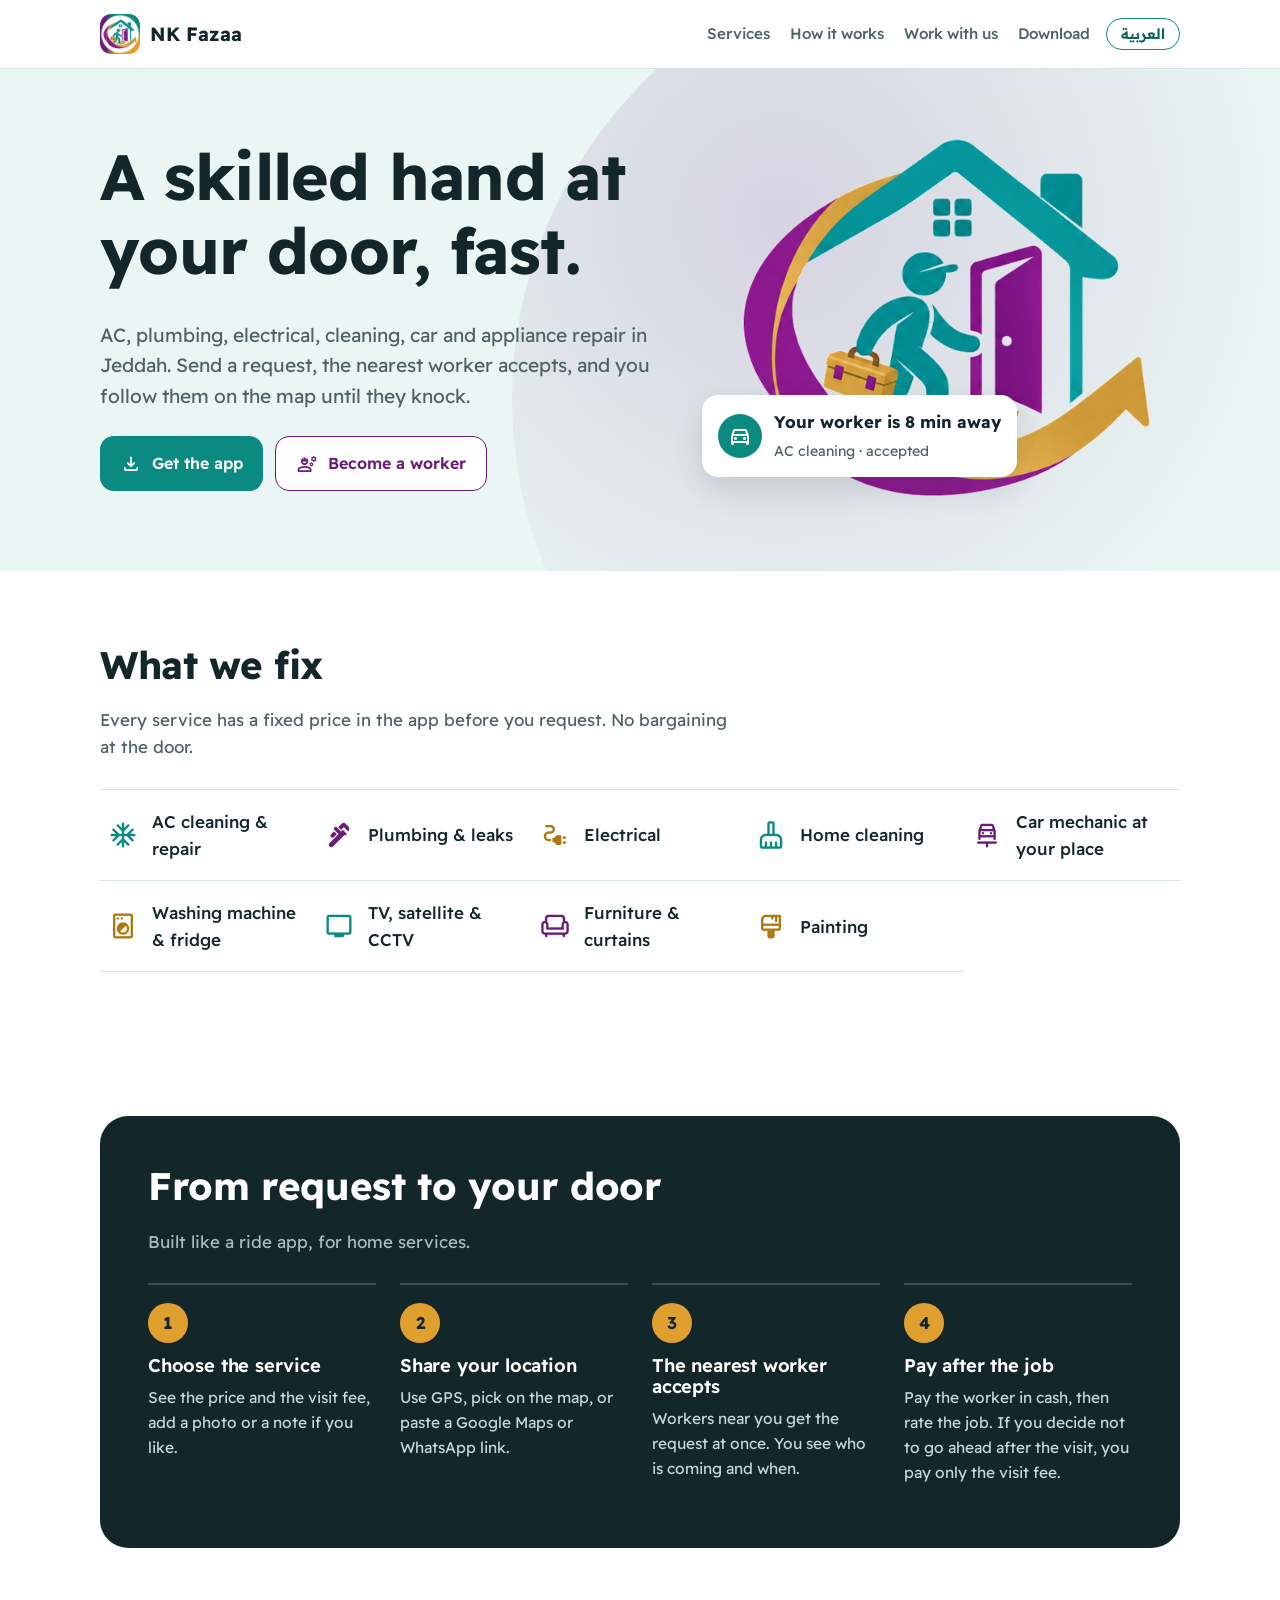
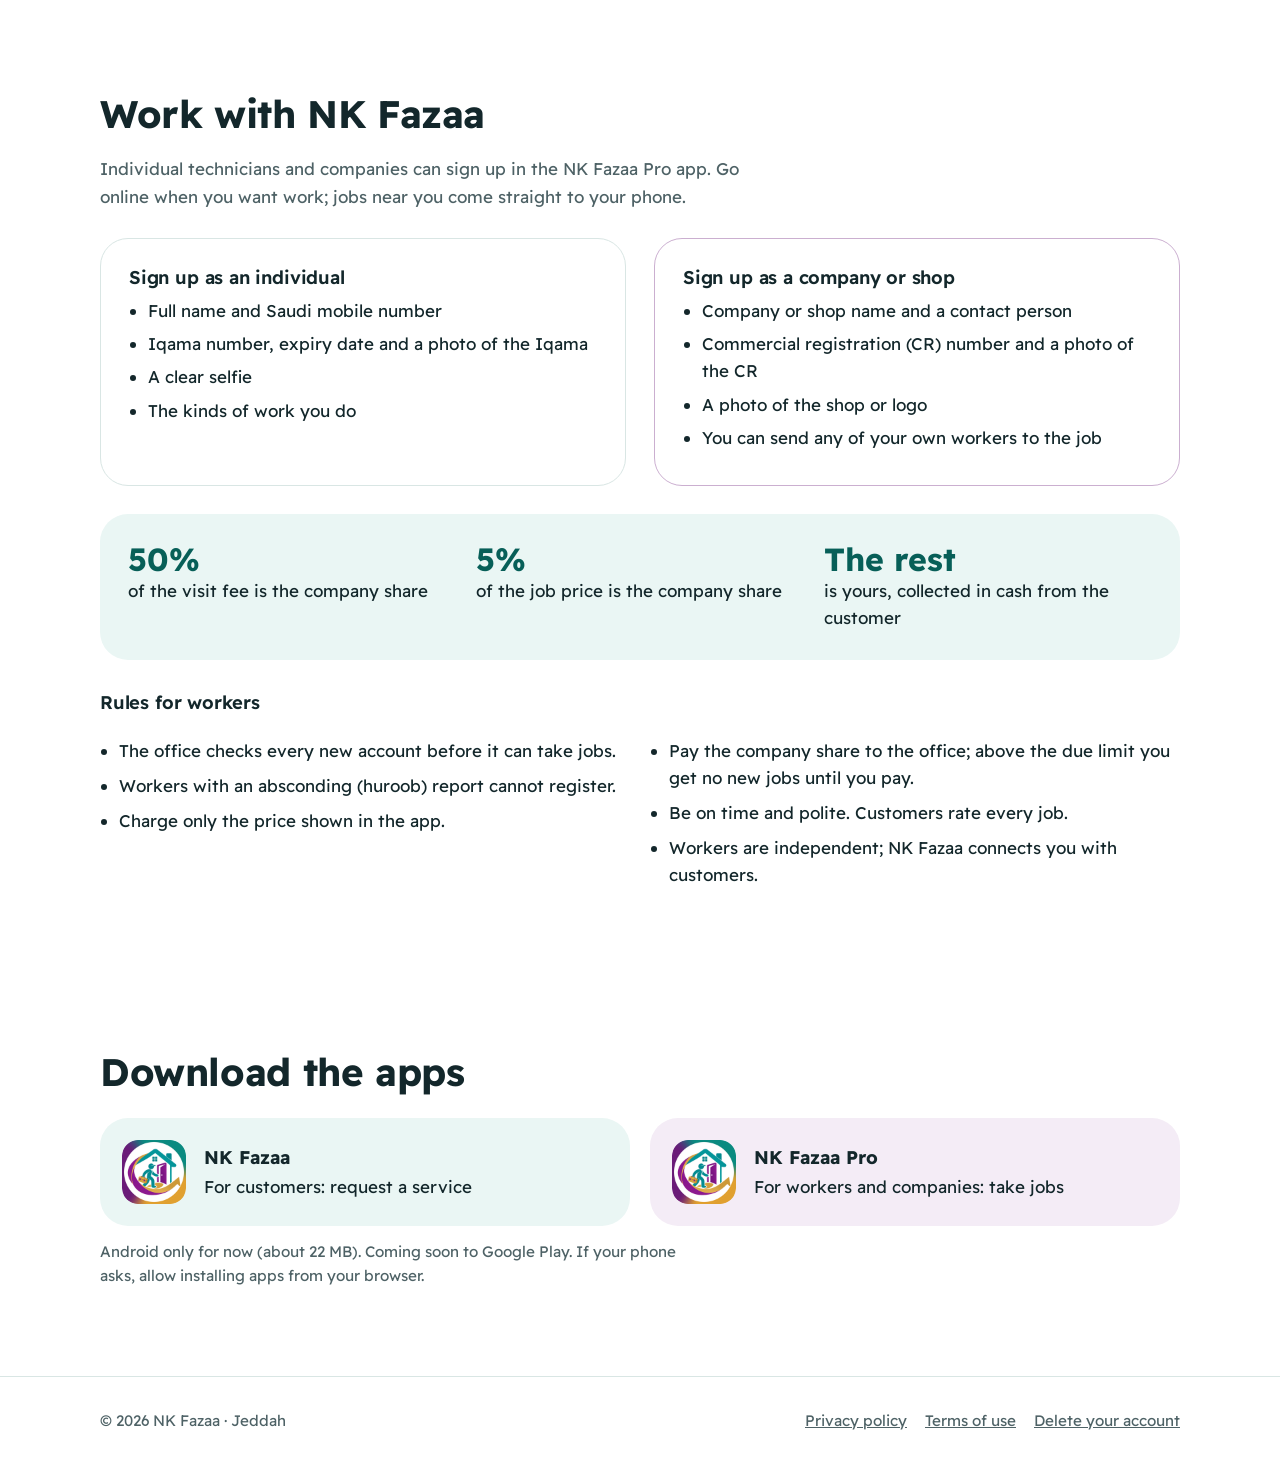
<file: index.html>
<!doctype html>
<html lang="en">
<head>
<meta charset="utf-8">
<meta name="viewport" content="width=device-width, initial-scale=1">
<title>NK Fazaa · Home services at your door in Jeddah</title>
<meta name="description" content="Request a trusted AC technician, plumber, electrician, car mechanic or appliance repair at your door in Jeddah. Fixed prices, pay in cash.">
<link rel="icon" href="img/icon-192.png">
<link rel="preconnect" href="https://fonts.googleapis.com">
<link href="https://fonts.googleapis.com/css2?family=Readex+Pro:wght@400;500;600;700&display=swap" rel="stylesheet">
<link href="https://fonts.googleapis.com/css2?family=Material+Symbols+Rounded:opsz,wght,FILL,GRAD@24,500,0,0" rel="stylesheet">
<link rel="stylesheet" href="site.css?v=2">
<script src="site.js?v=1"></script>
</head>
<body>
<header class="bar">
  <div class="wrap">
    <a class="home" href="./"><img src="img/icon-192.png" alt=""><span class="en">NK Fazaa</span><span class="ar">إن كي فزعة</span></a>
    <nav class="links">
      <a href="#services"><span class="en">Services</span><span class="ar">الخدمات</span></a>
      <a href="#how"><span class="en">How it works</span><span class="ar">كيف تعمل</span></a>
      <a href="#workers"><span class="en">Work with us</span><span class="ar">اعمل معنا</span></a>
      <a href="#download"><span class="en">Download</span><span class="ar">التحميل</span></a>
    </nav>
    <button class="lang" id="lang" type="button">العربية</button>
  </div>
</header>

<main>
  <div class="hero">
    <div class="wrap">
      <div>
        <h1><span class="en">A skilled hand at your door, fast.</span><span class="ar">فزعة لبيتك، بأسرع وقت.</span></h1>
        <p class="lead">
          <span class="en">AC, plumbing, electrical, cleaning, car and appliance repair in Jeddah. Send a request, the nearest worker accepts, and you follow them on the map until they knock.</span>
          <span class="ar">تكييف، سباكة، كهرباء، تنظيف، صيانة سيارات وأجهزة منزلية في جدة. أرسل طلبك، يقبله أقرب فني، وتتابعه على الخريطة حتى يطرق بابك.</span>
        </p>
        <div class="cta">
          <a class="btn primary" href="#download"><i class="ms">download</i><span class="en">Get the app</span><span class="ar">حمّل التطبيق</span></a>
          <a class="btn second" href="#workers"><i class="ms">engineering</i><span class="en">Become a worker</span><span class="ar">سجّل كفني</span></a>
        </div>
      </div>
      <div class="door">
        <img src="img/mark.png" alt="NK Fazaa: a worker with a toolbox walking into a home">
        <div class="ticket" aria-hidden="true">
          <div class="dot"><i class="ms">directions_car</i></div>
          <div>
            <b><span class="en">Your worker is 8 min away</span><span class="ar">الفني يصل خلال 8 دقائق</span></b>
            <small><span class="en">AC cleaning · accepted</span><span class="ar">غسيل مكيف · تم القبول</span></small>
          </div>
        </div>
      </div>
    </div>
  </div>

  <section id="services">
    <div class="wrap">
      <h2><span class="en">What we fix</span><span class="ar">ماذا نصلح</span></h2>
      <p class="soft"><span class="en">Every service has a fixed price in the app before you request. No bargaining at the door.</span>
        <span class="ar">لكل خدمة سعر ثابت يظهر في التطبيق قبل الطلب. بدون مفاوضة عند الباب.</span></p>
      <div class="trades">
        <div class="trade"><i class="ms">ac_unit</i><span><span class="en">AC cleaning &amp; repair</span><span class="ar">غسيل وصيانة المكيفات</span></span></div>
        <div class="trade"><i class="ms">plumbing</i><span><span class="en">Plumbing &amp; leaks</span><span class="ar">سباكة وتسريبات</span></span></div>
        <div class="trade"><i class="ms">electrical_services</i><span><span class="en">Electrical</span><span class="ar">كهرباء</span></span></div>
        <div class="trade"><i class="ms">cleaning_services</i><span><span class="en">Home cleaning</span><span class="ar">تنظيف المنازل</span></span></div>
        <div class="trade"><i class="ms">car_repair</i><span><span class="en">Car mechanic at your place</span><span class="ar">ميكانيكي سيارات في موقعك</span></span></div>
        <div class="trade"><i class="ms">local_laundry_service</i><span><span class="en">Washing machine &amp; fridge</span><span class="ar">غسالات وثلاجات</span></span></div>
        <div class="trade"><i class="ms">tv</i><span><span class="en">TV, satellite &amp; CCTV</span><span class="ar">تلفزيون وستلايت وكاميرات</span></span></div>
        <div class="trade"><i class="ms">chair</i><span><span class="en">Furniture &amp; curtains</span><span class="ar">أثاث وستائر</span></span></div>
        <div class="trade"><i class="ms">format_paint</i><span><span class="en">Painting</span><span class="ar">دهانات</span></span></div>
      </div>
    </div>
  </section>

  <section id="how">
    <div class="wrap">
      <div class="steps">
        <h2><span class="en">From request to your door</span><span class="ar">من الطلب إلى بابك</span></h2>
        <p class="soft"><span class="en">Built like a ride app, for home services.</span><span class="ar">مثل تطبيقات التوصيل، لكن للخدمات المنزلية.</span></p>
        <ol>
          <li><h3><span class="en">Choose the service</span><span class="ar">اختر الخدمة</span></h3>
            <p><span class="en">See the price and the visit fee, add a photo or a note if you like.</span><span class="ar">شاهد السعر ورسوم الزيارة، وأضف صورة أو ملاحظة إن أردت.</span></p></li>
          <li><h3><span class="en">Share your location</span><span class="ar">حدد موقعك</span></h3>
            <p><span class="en">Use GPS, pick on the map, or paste a Google Maps or WhatsApp link.</span><span class="ar">بالـ GPS أو من الخريطة أو بلصق رابط قوقل ماب أو واتساب.</span></p></li>
          <li><h3><span class="en">The nearest worker accepts</span><span class="ar">يقبل أقرب فني</span></h3>
            <p><span class="en">Workers near you get the request at once. You see who is coming and when.</span><span class="ar">يصل طلبك فوراً للفنيين القريبين. ترى من القادم ومتى يصل.</span></p></li>
          <li><h3><span class="en">Pay after the job</span><span class="ar">ادفع بعد العمل</span></h3>
            <p><span class="en">Pay the worker in cash, then rate the job. If you decide not to go ahead after the visit, you pay only the visit fee.</span><span class="ar">ادفع للفني نقداً ثم قيّم العمل. إذا قررت عدم التنفيذ بعد الزيارة تدفع رسوم الزيارة فقط.</span></p></li>
        </ol>
      </div>
    </div>
  </section>

  <section id="workers">
    <div class="wrap">
      <h2><span class="en">Work with NK Fazaa</span><span class="ar">اعمل مع إن كي فزعة</span></h2>
      <p class="soft"><span class="en">Individual technicians and companies can sign up in the NK Fazaa Pro app. Go online when you want work; jobs near you come straight to your phone.</span>
        <span class="ar">يمكن للفنيين الأفراد والشركات التسجيل في تطبيق إن كي فزعة برو. اتصل عندما تريد العمل، وتصلك الطلبات القريبة مباشرة.</span></p>
      <div class="join">
        <div class="need">
          <h3><span class="en">Sign up as an individual</span><span class="ar">التسجيل كفرد</span></h3>
          <ul>
            <li><span class="en">Full name and Saudi mobile number</span><span class="ar">الاسم الكامل ورقم جوال سعودي</span></li>
            <li><span class="en">Iqama number, expiry date and a photo of the Iqama</span><span class="ar">رقم الإقامة وتاريخ الانتهاء وصورة الإقامة</span></li>
            <li><span class="en">A clear selfie</span><span class="ar">صورة شخصية واضحة</span></li>
            <li><span class="en">The kinds of work you do</span><span class="ar">نوع الأعمال التي تجيدها</span></li>
          </ul>
        </div>
        <div class="need co">
          <h3><span class="en">Sign up as a company or shop</span><span class="ar">التسجيل كشركة أو محل</span></h3>
          <ul>
            <li><span class="en">Company or shop name and a contact person</span><span class="ar">اسم الشركة أو المحل واسم المسؤول</span></li>
            <li><span class="en">Commercial registration (CR) number and a photo of the CR</span><span class="ar">رقم السجل التجاري وصورته</span></li>
            <li><span class="en">A photo of the shop or logo</span><span class="ar">صورة المحل أو الشعار</span></li>
            <li><span class="en">You can send any of your own workers to the job</span><span class="ar">يمكنك إرسال أي فني من فريقك</span></li>
          </ul>
        </div>
      </div>
      <div class="money">
        <div><b>50%</b><span class="en">of the visit fee is the company share</span><span class="ar">من رسوم الزيارة حصة الشركة</span></div>
        <div><b>5%</b><span class="en">of the job price is the company share</span><span class="ar">من سعر العمل حصة الشركة</span></div>
        <div><b><span class="en">The rest</span><span class="ar">الباقي</span></b><span class="en">is yours, collected in cash from the customer</span><span class="ar">لك، تستلمه نقداً من العميل</span></div>
      </div>
      <h3 style="margin-top:32px"><span class="en">Rules for workers</span><span class="ar">قواعد الفنيين</span></h3>
      <ul class="rules">
        <li><span class="en">The office checks every new account before it can take jobs.</span><span class="ar">يراجع المكتب كل حساب جديد قبل استقبال الطلبات.</span></li>
        <li><span class="en">Workers with an absconding (huroob) report cannot register.</span><span class="ar">لا يمكن تسجيل من عليه بلاغ تغيب (هروب).</span></li>
        <li><span class="en">Charge only the price shown in the app.</span><span class="ar">لا تأخذ إلا السعر الظاهر في التطبيق.</span></li>
        <li><span class="en">Pay the company share to the office; above the due limit you get no new jobs until you pay.</span><span class="ar">ادفع حصة الشركة للمكتب؛ عند تجاوز الحد لا تصلك طلبات حتى السداد.</span></li>
        <li><span class="en">Be on time and polite. Customers rate every job.</span><span class="ar">كن في الموعد ومهذباً. العملاء يقيّمون كل عمل.</span></li>
        <li><span class="en">Workers are independent; NK Fazaa connects you with customers.</span><span class="ar">الفنيون مستقلون؛ إن كي فزعة تربطك بالعملاء.</span></li>
      </ul>
    </div>
  </section>

  <section id="download">
    <div class="wrap">
      <h2><span class="en">Download the apps</span><span class="ar">حمّل التطبيقات</span></h2>
      <div class="get">
        <a class="app" href="download/NKFazaa.apk" download>
          <img src="img/icon-192.png" alt="">
          <div><b><span class="en">NK Fazaa</span><span class="ar">إن كي فزعة</span></b>
            <span class="en">For customers: request a service</span><span class="ar">للعملاء: اطلب خدمة</span></div>
        </a>
        <a class="app pro" href="download/NKFazaaPro.apk" download>
          <img src="img/icon-192.png" alt="">
          <div><b><span class="en">NK Fazaa Pro</span><span class="ar">إن كي فزعة برو</span></b>
            <span class="en">For workers and companies: take jobs</span><span class="ar">للفنيين والشركات: استقبل الطلبات</span></div>
        </a>
      </div>
      <p class="note"><span class="en">Android only for now (about 22 MB). Coming soon to Google Play. If your phone asks, allow installing apps from your browser.</span>
        <span class="ar">لأجهزة أندرويد حالياً (حوالي 22 ميجا). قريباً على Google Play. إذا طلب الجوال، اسمح بتثبيت التطبيقات من المتصفح.</span></p>
    </div>
  </section>
</main>

<footer>
  <div class="wrap">
    <span>© 2026 <span class="en">NK Fazaa</span><span class="ar">إن كي فزعة</span> · Jeddah</span>
    <nav>
      <a href="privacy.html"><span class="en">Privacy policy</span><span class="ar">سياسة الخصوصية</span></a>
      <a href="terms.html"><span class="en">Terms of use</span><span class="ar">شروط الاستخدام</span></a>
      <a href="delete-account.html"><span class="en">Delete your account</span><span class="ar">حذف الحساب</span></a>
    </nav>
  </div>
</footer>
</body>
</html>
</file>
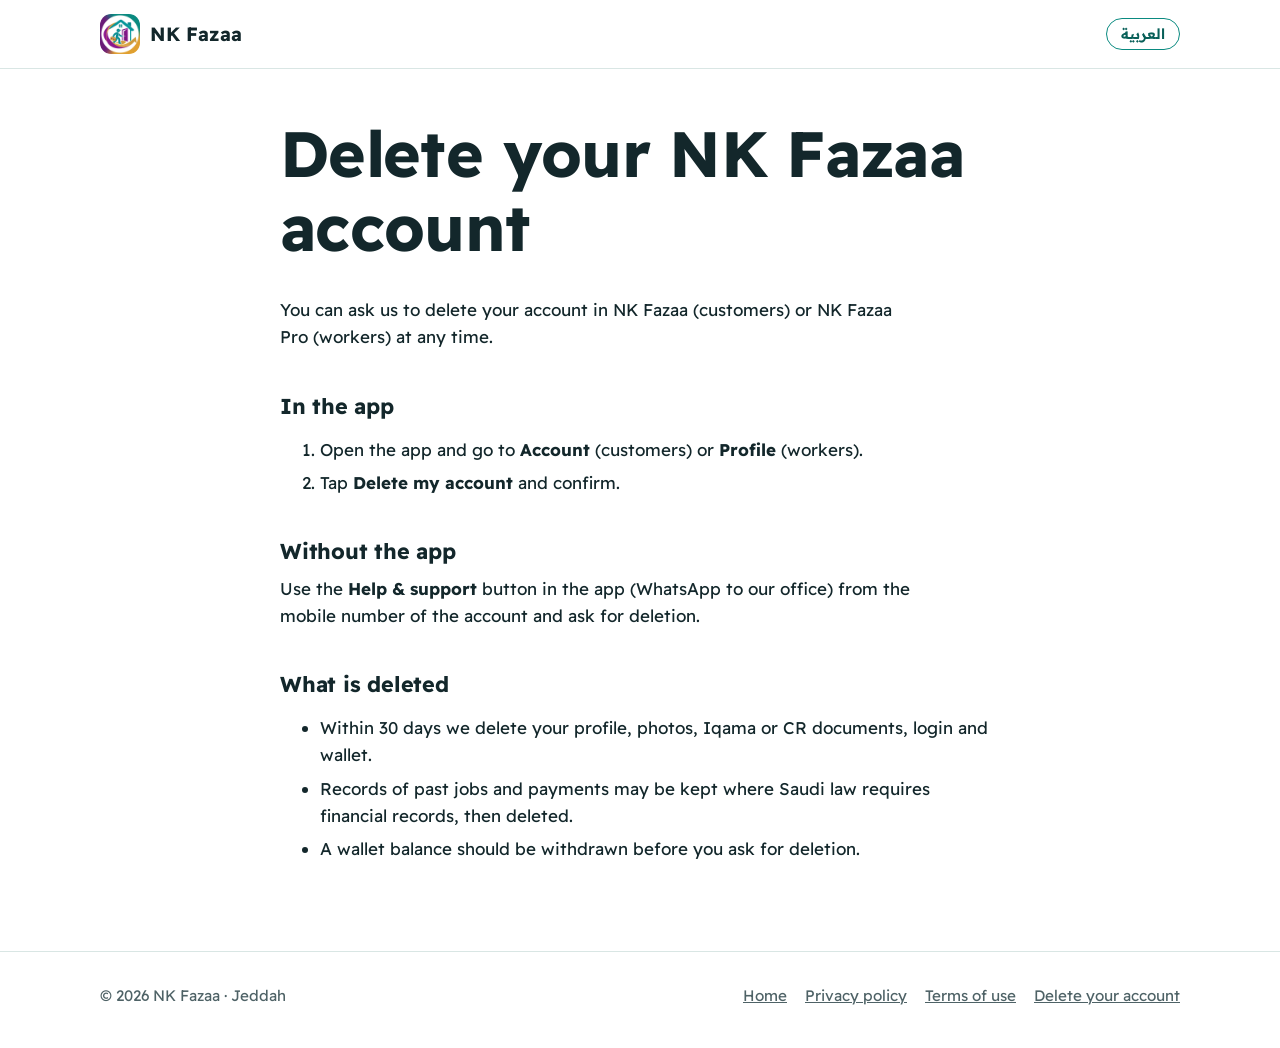
<file: delete-account.html>
<!doctype html>
<html lang="en">
<head>
<meta charset="utf-8">
<meta name="viewport" content="width=device-width, initial-scale=1">
<title>Delete your account · NK Fazaa</title>
<link rel="icon" href="img/icon-192.png">
<link rel="preconnect" href="https://fonts.googleapis.com">
<link href="https://fonts.googleapis.com/css2?family=Readex+Pro:wght@400;500;600;700&display=swap" rel="stylesheet">
<link rel="stylesheet" href="site.css?v=2">
<script src="site.js?v=1"></script>
</head>
<body>
<header class="bar">
  <div class="wrap">
    <a class="home" href="./"><img src="img/icon-192.png" alt=""><span class="en">NK Fazaa</span><span class="ar">إن كي فزعة</span></a>
    <button class="lang" id="lang" type="button" style="margin-inline-start:auto">العربية</button>
  </div>
</header>
<main class="legal"><div class="wrap">
<div class="en">
<h1>Delete your NK Fazaa account</h1>
<p>You can ask us to delete your account in NK Fazaa (customers) or NK Fazaa Pro (workers) at any time.</p>
<h2>In the app</h2>
<ol>
<li>Open the app and go to <b>Account</b> (customers) or <b>Profile</b> (workers).</li>
<li>Tap <b>Delete my account</b> and confirm.</li>
</ol>
<h2>Without the app</h2>
<p>Use the <b>Help &amp; support</b> button in the app (WhatsApp to our office) from the mobile number of the account and ask for deletion.</p>
<h2>What is deleted</h2>
<ul>
<li>Within 30 days we delete your profile, photos, Iqama or CR documents, login and wallet.</li>
<li>Records of past jobs and payments may be kept where Saudi law requires financial records, then deleted.</li>
<li>A wallet balance should be withdrawn before you ask for deletion.</li>
</ul>
</div>
<div class="ar">
<h1>حذف حسابك في إن كي فزعة</h1>
<p>يمكنك طلب حذف حسابك في إن كي فزعة (للعملاء) أو إن كي فزعة برو (للفنيين) في أي وقت.</p>
<h2>من داخل التطبيق</h2>
<ol>
<li>افتح التطبيق واذهب إلى <b>حسابي</b> (العملاء) أو <b>الملف</b> (الفنيين).</li>
<li>اضغط <b>حذف حسابي</b> ثم أكّد.</li>
</ol>
<h2>بدون التطبيق</h2>
<p>استخدم زر <b>المساعدة والدعم</b> داخل التطبيق (واتساب المكتب) من رقم الجوال المسجل واطلب الحذف.</p>
<h2>ما الذي يُحذف</h2>
<ul>
<li>خلال 30 يوماً نحذف الملف الشخصي والصور ومستندات الإقامة أو السجل التجاري وبيانات الدخول والمحفظة.</li>
<li>قد نحتفظ بسجلات الطلبات والمدفوعات السابقة إذا تطلب النظام السعودي حفظ السجلات المالية، ثم تُحذف.</li>
<li>يُفضّل سحب رصيد المحفظة قبل طلب الحذف.</li>
</ul>
</div>
</div></main>
<footer>
  <div class="wrap">
    <span>© 2026 <span class="en">NK Fazaa</span><span class="ar">إن كي فزعة</span> · Jeddah</span>
    <nav>
      <a href="./"><span class="en">Home</span><span class="ar">الرئيسية</span></a>
      <a href="privacy.html"><span class="en">Privacy policy</span><span class="ar">سياسة الخصوصية</span></a>
      <a href="terms.html"><span class="en">Terms of use</span><span class="ar">شروط الاستخدام</span></a>
      <a href="delete-account.html"><span class="en">Delete your account</span><span class="ar">حذف الحساب</span></a>
    </nav>
  </div>
</footer>
</body>
</html>
</file>
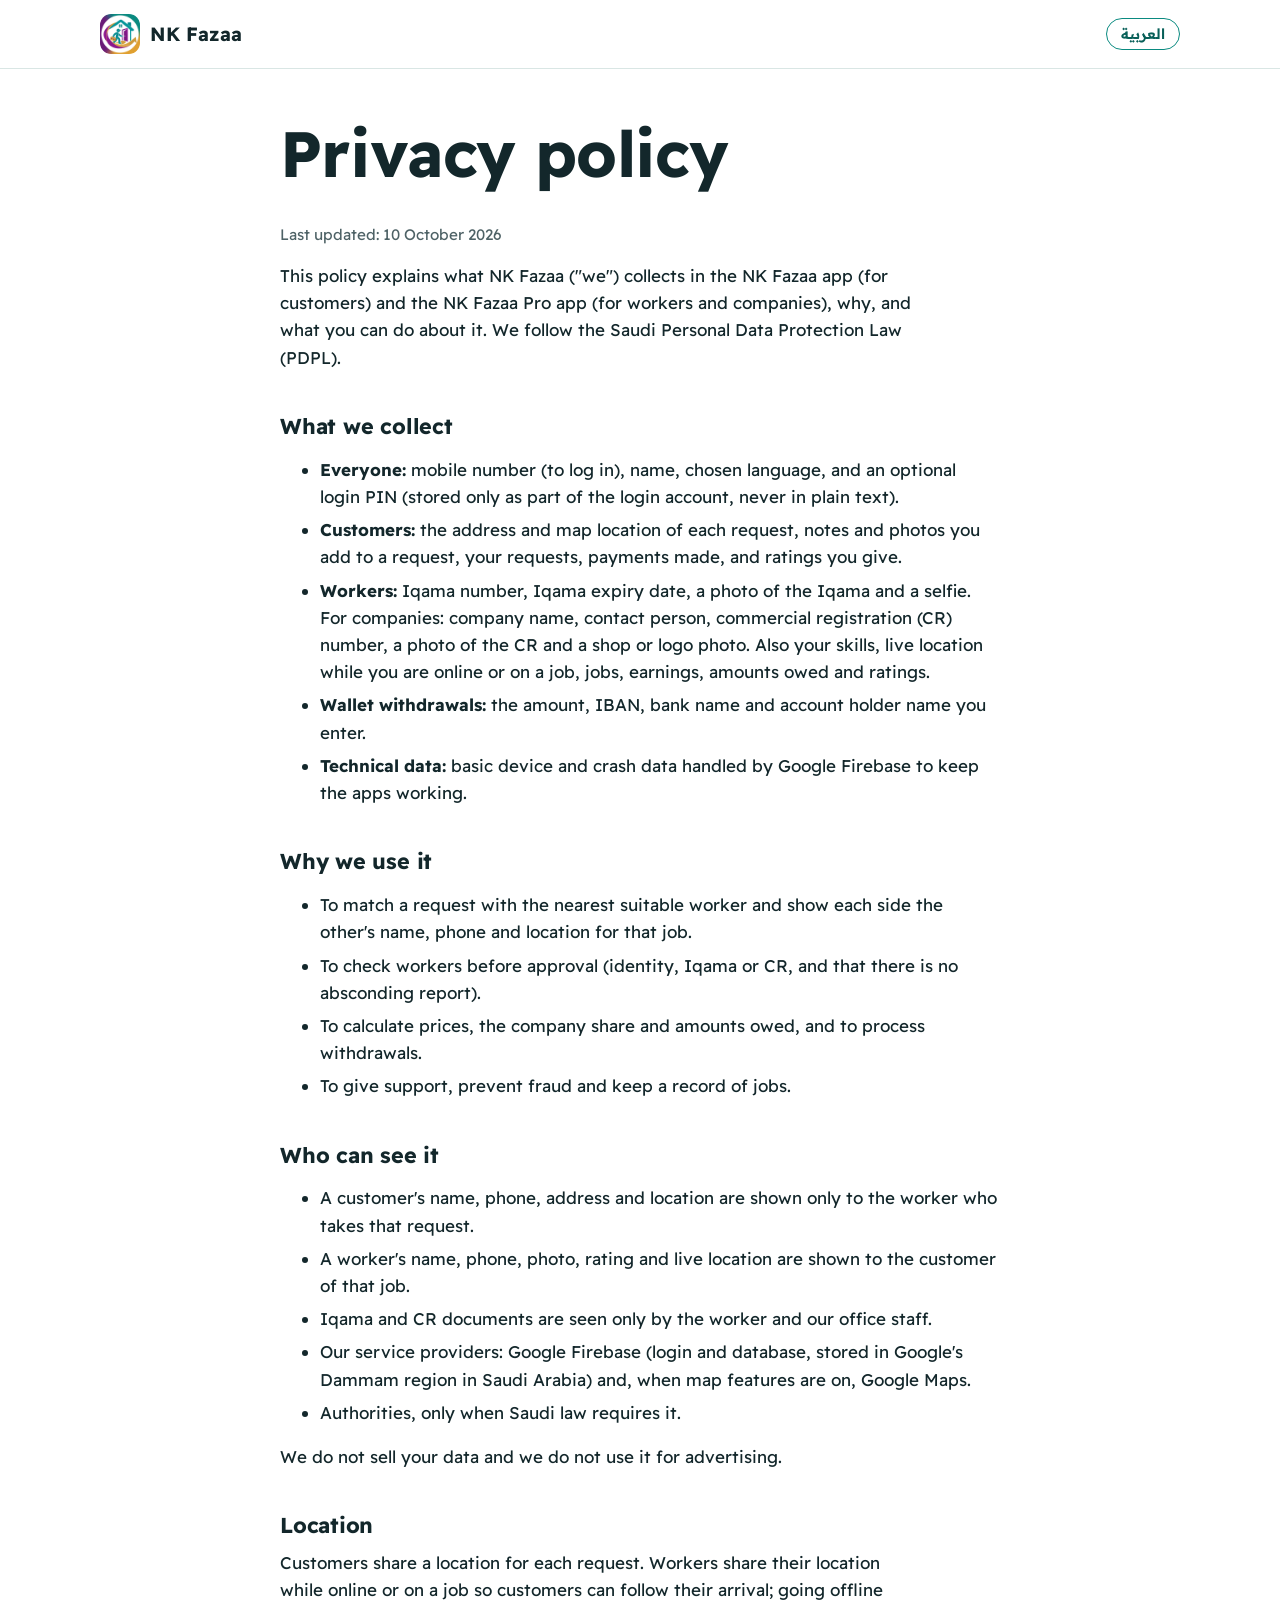
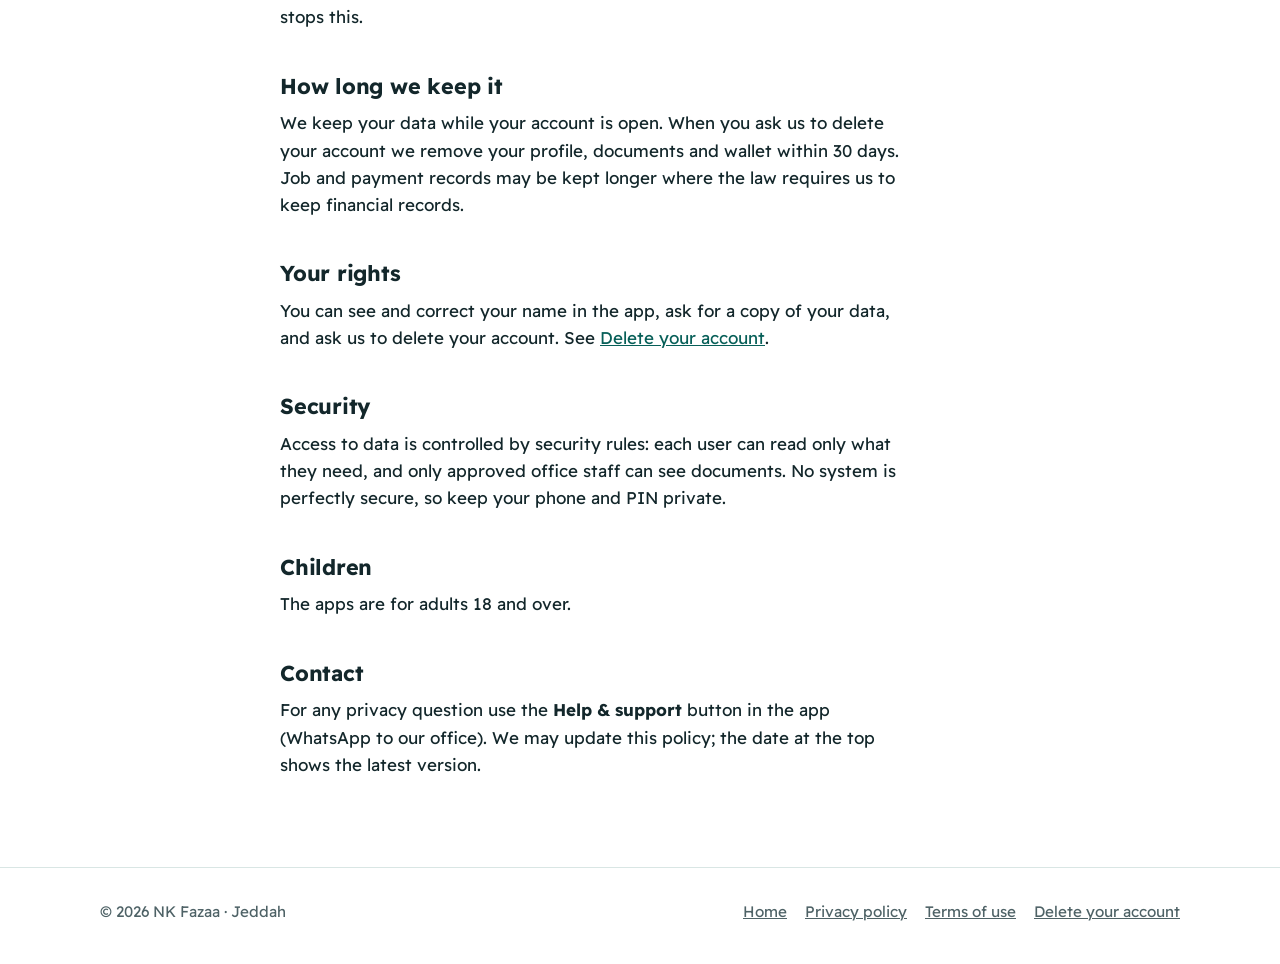
<file: privacy.html>
<!doctype html>
<html lang="en">
<head>
<meta charset="utf-8">
<meta name="viewport" content="width=device-width, initial-scale=1">
<title>Privacy policy · NK Fazaa</title>
<link rel="icon" href="img/icon-192.png">
<link rel="preconnect" href="https://fonts.googleapis.com">
<link href="https://fonts.googleapis.com/css2?family=Readex+Pro:wght@400;500;600;700&display=swap" rel="stylesheet">
<link rel="stylesheet" href="site.css?v=2">
<script src="site.js?v=1"></script>
</head>
<body>
<header class="bar">
  <div class="wrap">
    <a class="home" href="./"><img src="img/icon-192.png" alt=""><span class="en">NK Fazaa</span><span class="ar">إن كي فزعة</span></a>
    <button class="lang" id="lang" type="button" style="margin-inline-start:auto">العربية</button>
  </div>
</header>
<main class="legal"><div class="wrap">
<div class="en">
<h1>Privacy policy</h1>
<p class="stamp">Last updated: 10 October 2026</p>
<p>This policy explains what NK Fazaa ("we") collects in the NK Fazaa app (for customers) and the NK Fazaa Pro app (for workers and companies), why, and what you can do about it. We follow the Saudi Personal Data Protection Law (PDPL).</p>
<h2>What we collect</h2>
<ul>
<li><b>Everyone:</b> mobile number (to log in), name, chosen language, and an optional login PIN (stored only as part of the login account, never in plain text).</li>
<li><b>Customers:</b> the address and map location of each request, notes and photos you add to a request, your requests, payments made, and ratings you give.</li>
<li><b>Workers:</b> Iqama number, Iqama expiry date, a photo of the Iqama and a selfie. For companies: company name, contact person, commercial registration (CR) number, a photo of the CR and a shop or logo photo. Also your skills, live location while you are online or on a job, jobs, earnings, amounts owed and ratings.</li>
<li><b>Wallet withdrawals:</b> the amount, IBAN, bank name and account holder name you enter.</li>
<li><b>Technical data:</b> basic device and crash data handled by Google Firebase to keep the apps working.</li>
</ul>
<h2>Why we use it</h2>
<ul>
<li>To match a request with the nearest suitable worker and show each side the other's name, phone and location for that job.</li>
<li>To check workers before approval (identity, Iqama or CR, and that there is no absconding report).</li>
<li>To calculate prices, the company share and amounts owed, and to process withdrawals.</li>
<li>To give support, prevent fraud and keep a record of jobs.</li>
</ul>
<h2>Who can see it</h2>
<ul>
<li>A customer's name, phone, address and location are shown only to the worker who takes that request.</li>
<li>A worker's name, phone, photo, rating and live location are shown to the customer of that job.</li>
<li>Iqama and CR documents are seen only by the worker and our office staff.</li>
<li>Our service providers: Google Firebase (login and database, stored in Google's Dammam region in Saudi Arabia) and, when map features are on, Google Maps.</li>
<li>Authorities, only when Saudi law requires it.</li>
</ul>
<p>We do not sell your data and we do not use it for advertising.</p>
<h2>Location</h2>
<p>Customers share a location for each request. Workers share their location while online or on a job so customers can follow their arrival; going offline stops this.</p>
<h2>How long we keep it</h2>
<p>We keep your data while your account is open. When you ask us to delete your account we remove your profile, documents and wallet within 30 days. Job and payment records may be kept longer where the law requires us to keep financial records.</p>
<h2>Your rights</h2>
<p>You can see and correct your name in the app, ask for a copy of your data, and ask us to delete your account. See <a href="delete-account.html">Delete your account</a>.</p>
<h2>Security</h2>
<p>Access to data is controlled by security rules: each user can read only what they need, and only approved office staff can see documents. No system is perfectly secure, so keep your phone and PIN private.</p>
<h2>Children</h2>
<p>The apps are for adults 18 and over.</p>
<h2>Contact</h2>
<p>For any privacy question use the <b>Help &amp; support</b> button in the app (WhatsApp to our office). We may update this policy; the date at the top shows the latest version.</p>
</div>
<div class="ar">
<h1>سياسة الخصوصية</h1>
<p class="stamp">آخر تحديث: 10 أكتوبر 2026</p>
<p>توضح هذه السياسة البيانات التي تجمعها إن كي فزعة ("نحن") في تطبيق إن كي فزعة للعملاء وتطبيق إن كي فزعة برو للفنيين والشركات، ولماذا، وما الذي يمكنك فعله. نلتزم بنظام حماية البيانات الشخصية في المملكة العربية السعودية.</p>
<h2>البيانات التي نجمعها</h2>
<ul>
<li><b>للجميع:</b> رقم الجوال (للدخول)، الاسم، اللغة المختارة، ورقم سري اختياري للدخول (يُحفظ ضمن حساب الدخول فقط ولا يُحفظ كنص ظاهر).</li>
<li><b>العملاء:</b> عنوان وموقع كل طلب، الملاحظات والصور المضافة، الطلبات، المدفوعات، والتقييمات.</li>
<li><b>الفنيون:</b> رقم الإقامة وتاريخ انتهائها وصورتها وصورة شخصية. للشركات: اسم الشركة، المسؤول، رقم السجل التجاري وصورته، وصورة المحل أو الشعار. وكذلك المهارات، والموقع المباشر أثناء الاتصال أو تنفيذ طلب، والطلبات، والأرباح، والمستحقات، والتقييمات.</li>
<li><b>سحب الرصيد:</b> المبلغ ورقم الآيبان واسم البنك واسم صاحب الحساب.</li>
<li><b>بيانات تقنية:</b> بيانات أساسية عن الجهاز والأعطال تعالجها خدمة Google Firebase لتشغيل التطبيقات.</li>
</ul>
<h2>لماذا نستخدمها</h2>
<ul>
<li>لربط الطلب بأقرب فني مناسب، وإظهار اسم ورقم وموقع كل طرف للآخر لهذا الطلب فقط.</li>
<li>للتحقق من الفنيين قبل الموافقة (الهوية، الإقامة أو السجل التجاري، وعدم وجود بلاغ تغيب).</li>
<li>لحساب الأسعار وحصة الشركة والمستحقات ومعالجة طلبات السحب.</li>
<li>للدعم ومنع الاحتيال وحفظ سجل الطلبات.</li>
</ul>
<h2>من يطّلع عليها</h2>
<ul>
<li>اسم العميل ورقمه وعنوانه وموقعه تظهر فقط للفني الذي يقبل الطلب.</li>
<li>اسم الفني ورقمه وصورته وتقييمه وموقعه المباشر تظهر لعميل الطلب.</li>
<li>مستندات الإقامة والسجل التجاري يطّلع عليها الفني وموظفو المكتب فقط.</li>
<li>مزودو الخدمة: Google Firebase (الدخول وقاعدة البيانات، مخزنة في منطقة الدمام داخل المملكة) وخرائط Google عند تفعيلها.</li>
<li>الجهات الرسمية عندما يتطلب النظام ذلك فقط.</li>
</ul>
<p>لا نبيع بياناتك ولا نستخدمها للإعلانات.</p>
<h2>الموقع</h2>
<p>يشارك العميل موقعه مع كل طلب. ويشارك الفني موقعه أثناء الاتصال أو تنفيذ طلب ليتابع العميل وصوله، ويتوقف ذلك عند قطع الاتصال.</p>
<h2>مدة الاحتفاظ</h2>
<p>نحتفظ ببياناتك طالما حسابك مفتوح. عند طلب حذف الحساب نحذف الملف الشخصي والمستندات والمحفظة خلال 30 يوماً. قد نحتفظ بسجلات الطلبات والمدفوعات مدة أطول إذا ألزمنا النظام بحفظ السجلات المالية.</p>
<h2>حقوقك</h2>
<p>يمكنك الاطلاع على اسمك وتعديله في التطبيق، وطلب نسخة من بياناتك، وطلب حذف حسابك. راجع <a href="delete-account.html">حذف الحساب</a>.</p>
<h2>الأمان</h2>
<p>الوصول للبيانات محكوم بقواعد أمان: كل مستخدم يرى ما يحتاجه فقط، والمستندات لا يراها إلا موظفو المكتب المعتمدون. لا يوجد نظام آمن بالكامل، لذا حافظ على جوالك ورقمك السري.</p>
<h2>القُصّر</h2>
<p>التطبيقات مخصصة لمن هم 18 عاماً فأكثر.</p>
<h2>التواصل</h2>
<p>لأي سؤال عن الخصوصية استخدم زر <b>المساعدة والدعم</b> داخل التطبيق (واتساب المكتب). قد نحدّث هذه السياسة، ويوضح التاريخ في الأعلى آخر إصدار.</p>
</div>
</div></main>
<footer>
  <div class="wrap">
    <span>© 2026 <span class="en">NK Fazaa</span><span class="ar">إن كي فزعة</span> · Jeddah</span>
    <nav>
      <a href="./"><span class="en">Home</span><span class="ar">الرئيسية</span></a>
      <a href="privacy.html"><span class="en">Privacy policy</span><span class="ar">سياسة الخصوصية</span></a>
      <a href="terms.html"><span class="en">Terms of use</span><span class="ar">شروط الاستخدام</span></a>
      <a href="delete-account.html"><span class="en">Delete your account</span><span class="ar">حذف الحساب</span></a>
    </nav>
  </div>
</footer>
</body>
</html>
</file>
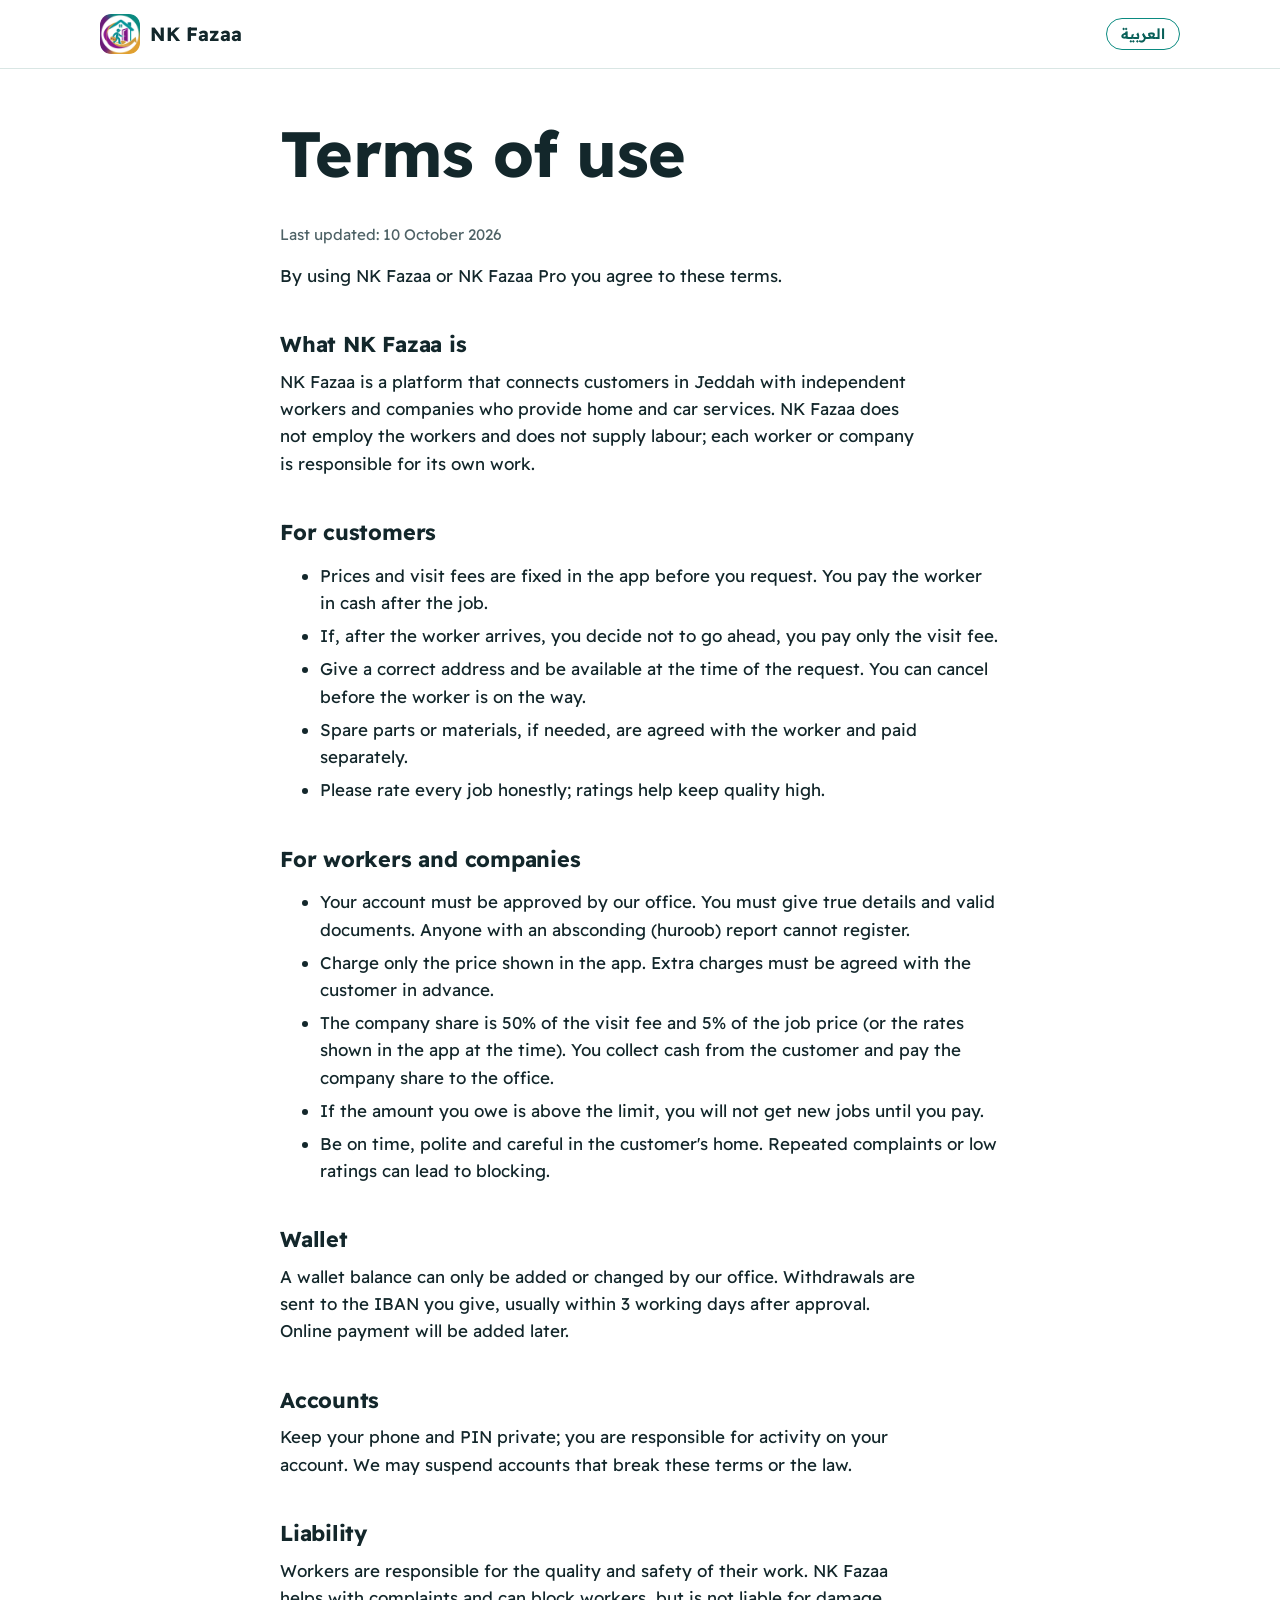
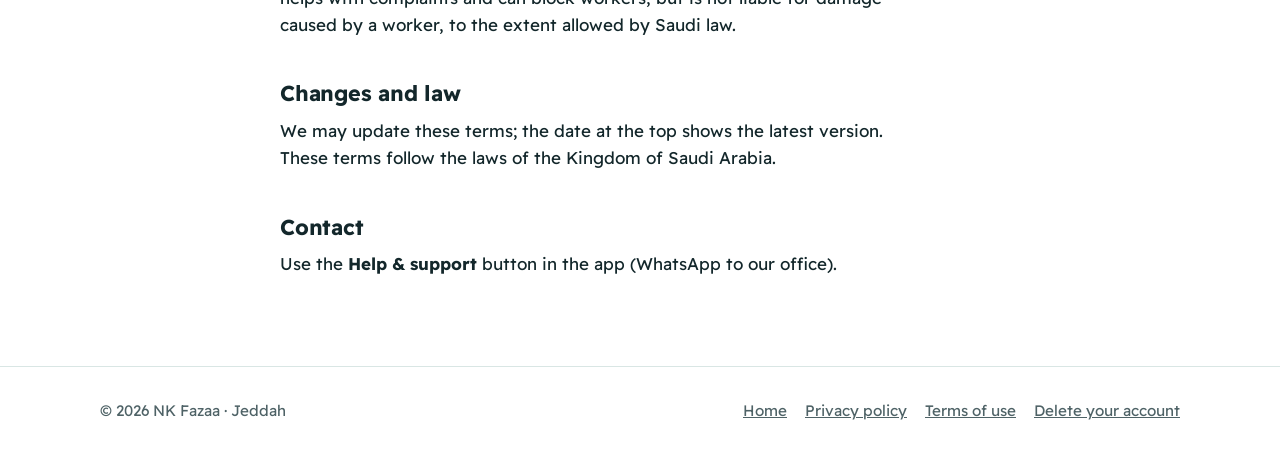
<file: terms.html>
<!doctype html>
<html lang="en">
<head>
<meta charset="utf-8">
<meta name="viewport" content="width=device-width, initial-scale=1">
<title>Terms of use · NK Fazaa</title>
<link rel="icon" href="img/icon-192.png">
<link rel="preconnect" href="https://fonts.googleapis.com">
<link href="https://fonts.googleapis.com/css2?family=Readex+Pro:wght@400;500;600;700&display=swap" rel="stylesheet">
<link rel="stylesheet" href="site.css?v=2">
<script src="site.js?v=1"></script>
</head>
<body>
<header class="bar">
  <div class="wrap">
    <a class="home" href="./"><img src="img/icon-192.png" alt=""><span class="en">NK Fazaa</span><span class="ar">إن كي فزعة</span></a>
    <button class="lang" id="lang" type="button" style="margin-inline-start:auto">العربية</button>
  </div>
</header>
<main class="legal"><div class="wrap">
<div class="en">
<h1>Terms of use</h1>
<p class="stamp">Last updated: 10 October 2026</p>
<p>By using NK Fazaa or NK Fazaa Pro you agree to these terms.</p>
<h2>What NK Fazaa is</h2>
<p>NK Fazaa is a platform that connects customers in Jeddah with independent workers and companies who provide home and car services. NK Fazaa does not employ the workers and does not supply labour; each worker or company is responsible for its own work.</p>
<h2>For customers</h2>
<ul>
<li>Prices and visit fees are fixed in the app before you request. You pay the worker in cash after the job.</li>
<li>If, after the worker arrives, you decide not to go ahead, you pay only the visit fee.</li>
<li>Give a correct address and be available at the time of the request. You can cancel before the worker is on the way.</li>
<li>Spare parts or materials, if needed, are agreed with the worker and paid separately.</li>
<li>Please rate every job honestly; ratings help keep quality high.</li>
</ul>
<h2>For workers and companies</h2>
<ul>
<li>Your account must be approved by our office. You must give true details and valid documents. Anyone with an absconding (huroob) report cannot register.</li>
<li>Charge only the price shown in the app. Extra charges must be agreed with the customer in advance.</li>
<li>The company share is 50% of the visit fee and 5% of the job price (or the rates shown in the app at the time). You collect cash from the customer and pay the company share to the office.</li>
<li>If the amount you owe is above the limit, you will not get new jobs until you pay.</li>
<li>Be on time, polite and careful in the customer's home. Repeated complaints or low ratings can lead to blocking.</li>
</ul>
<h2>Wallet</h2>
<p>A wallet balance can only be added or changed by our office. Withdrawals are sent to the IBAN you give, usually within 3 working days after approval. Online payment will be added later.</p>
<h2>Accounts</h2>
<p>Keep your phone and PIN private; you are responsible for activity on your account. We may suspend accounts that break these terms or the law.</p>
<h2>Liability</h2>
<p>Workers are responsible for the quality and safety of their work. NK Fazaa helps with complaints and can block workers, but is not liable for damage caused by a worker, to the extent allowed by Saudi law.</p>
<h2>Changes and law</h2>
<p>We may update these terms; the date at the top shows the latest version. These terms follow the laws of the Kingdom of Saudi Arabia.</p>
<h2>Contact</h2>
<p>Use the <b>Help &amp; support</b> button in the app (WhatsApp to our office).</p>
</div>
<div class="ar">
<h1>شروط الاستخدام</h1>
<p class="stamp">آخر تحديث: 10 أكتوبر 2026</p>
<p>باستخدامك تطبيق إن كي فزعة أو إن كي فزعة برو فإنك توافق على هذه الشروط.</p>
<h2>ما هي إن كي فزعة</h2>
<p>إن كي فزعة منصة تربط العملاء في جدة بفنيين وشركات مستقلين يقدمون خدمات منزلية وخدمات السيارات. لا توظف إن كي فزعة الفنيين ولا تورّد عمالة، وكل فني أو شركة مسؤول عن عمله.</p>
<h2>للعملاء</h2>
<ul>
<li>الأسعار ورسوم الزيارة ثابتة في التطبيق قبل الطلب، وتدفع للفني نقداً بعد العمل.</li>
<li>إذا قررت عدم التنفيذ بعد وصول الفني تدفع رسوم الزيارة فقط.</li>
<li>أدخل عنواناً صحيحاً وكن متواجداً وقت الطلب. يمكنك الإلغاء قبل خروج الفني إليك.</li>
<li>قطع الغيار أو المواد عند الحاجة يُتفق عليها مع الفني وتُدفع بشكل منفصل.</li>
<li>قيّم كل عمل بصدق؛ التقييمات تحافظ على الجودة.</li>
</ul>
<h2>للفنيين والشركات</h2>
<ul>
<li>يجب أن يوافق المكتب على حسابك، وأن تكون بياناتك صحيحة ومستنداتك سارية. لا يمكن تسجيل من عليه بلاغ تغيب (هروب).</li>
<li>لا تأخذ إلا السعر الظاهر في التطبيق، وأي مبلغ إضافي يُتفق عليه مع العميل مسبقاً.</li>
<li>حصة الشركة 50% من رسوم الزيارة و5% من سعر العمل (أو النسب الظاهرة في التطبيق وقتها). تستلم النقد من العميل وتدفع حصة الشركة للمكتب.</li>
<li>إذا تجاوز المستحق عليك الحد المسموح لن تصلك طلبات جديدة حتى السداد.</li>
<li>كن في الموعد ومهذباً وحريصاً في منزل العميل. تكرار الشكاوى أو ضعف التقييم قد يؤدي إلى إيقاف الحساب.</li>
</ul>
<h2>المحفظة</h2>
<p>لا يضيف رصيد المحفظة أو يعدّله إلا المكتب. يُرسل السحب إلى الآيبان الذي تدخله، عادة خلال 3 أيام عمل بعد الموافقة. سيُضاف الدفع الإلكتروني لاحقاً.</p>
<h2>الحسابات</h2>
<p>حافظ على جوالك ورقمك السري، فأنت مسؤول عن النشاط في حسابك. يحق لنا إيقاف الحسابات المخالفة لهذه الشروط أو للأنظمة.</p>
<h2>المسؤولية</h2>
<p>الفني مسؤول عن جودة عمله وسلامته. تساعد إن كي فزعة في الشكاوى ويمكنها إيقاف الفنيين، لكنها غير مسؤولة عن الأضرار التي يسببها الفني، في حدود ما يسمح به النظام السعودي.</p>
<h2>التعديلات والنظام</h2>
<p>قد نحدّث هذه الشروط، ويوضح التاريخ في الأعلى آخر إصدار. تخضع هذه الشروط لأنظمة المملكة العربية السعودية.</p>
<h2>التواصل</h2>
<p>استخدم زر <b>المساعدة والدعم</b> داخل التطبيق (واتساب المكتب).</p>
</div>
</div></main>
<footer>
  <div class="wrap">
    <span>© 2026 <span class="en">NK Fazaa</span><span class="ar">إن كي فزعة</span> · Jeddah</span>
    <nav>
      <a href="./"><span class="en">Home</span><span class="ar">الرئيسية</span></a>
      <a href="privacy.html"><span class="en">Privacy policy</span><span class="ar">سياسة الخصوصية</span></a>
      <a href="terms.html"><span class="en">Terms of use</span><span class="ar">شروط الاستخدام</span></a>
      <a href="delete-account.html"><span class="en">Delete your account</span><span class="ar">حذف الحساب</span></a>
    </nav>
  </div>
</footer>
</body>
</html>
</file>
<file: site.css>
:root {
  --teal: #0A8A80; --teal-deep: #075F58; --purple: #6A1B78; --gold: #E0A030;
  --ink: #13272B; --soft: #4E6266; --mint: #EAF6F4; --line: #D9E6E4; --paper: #FFFFFF;
  --r-lg: 28px; --r-md: 16px;
}
* { box-sizing: border-box; }
html { scroll-behavior: smooth; }
@media (prefers-reduced-motion: reduce) { html { scroll-behavior: auto; } * { animation: none !important; transition: none !important; } }
body { margin: 0; background: var(--paper); color: var(--ink); font: 400 17px/1.6 "Readex Pro", system-ui, sans-serif; }
html[lang="ar"] .en, html[lang="en"] .ar { display: none !important; }
a { color: var(--teal-deep); }
a:focus-visible, button:focus-visible { outline: 3px solid var(--gold); outline-offset: 3px; border-radius: 8px; }
.wrap { max-width: 1120px; margin: 0 auto; padding: 0 20px; }
h1, h2, h3 { line-height: 1.15; margin: 0 0 .5em; letter-spacing: -.01em; }
h1 { font-size: clamp(2.3rem, 6vw, 4rem); font-weight: 700; }
h2 { font-size: clamp(1.7rem, 3.6vw, 2.4rem); font-weight: 700; }
h3 { font-size: 1.15rem; font-weight: 600; }
p { margin: 0 0 1em; max-width: 64ch; }
.soft { color: var(--soft); }

/* top bar */
.bar { position: sticky; top: 0; z-index: 10; background: rgba(255,255,255,.92); backdrop-filter: blur(8px); border-bottom: 1px solid var(--line); }
.bar .wrap { display: flex; align-items: center; gap: 16px; height: 68px; }
.home { display: flex; align-items: center; gap: 10px; text-decoration: none; color: var(--ink); font-weight: 700; font-size: 1.2rem; }
.home img { width: 40px; height: 40px; border-radius: 11px; }
.links { display: flex; gap: 20px; margin-inline-start: auto; }
.links a { text-decoration: none; color: var(--soft); font-weight: 500; font-size: .95rem; }
.links a:hover { color: var(--teal-deep); }
.lang { border: 1.5px solid var(--teal); background: none; color: var(--teal-deep); font: 600 .9rem "Readex Pro", sans-serif;
  border-radius: 999px; padding: 6px 14px; cursor: pointer; }
.lang:hover { background: var(--mint); }

/* hero: the doorstep */
.hero { position: relative; overflow: hidden; background: var(--mint); }
.hero::before { content: ""; position: absolute; inset: auto -10% -55% auto; width: 70%; aspect-ratio: 1; border-radius: 50%;
  background: radial-gradient(circle at 30% 30%, rgba(106,27,120,.16), transparent 60%); }
.hero .wrap { position: relative; display: grid; grid-template-columns: 1.1fr .9fr; gap: 40px; align-items: center; padding-top: 64px; padding-bottom: 72px; }
.hero h1 { color: var(--ink); }
.hero .lead { font-size: 1.2rem; color: var(--soft); }
.cta { display: flex; flex-wrap: wrap; gap: 12px; margin-top: 24px; }
.btn { display: inline-flex; align-items: center; gap: 10px; text-decoration: none; font-weight: 600; border-radius: 14px; padding: 14px 20px; font-size: 1rem; }
.btn .ms { font-size: 22px; }
.btn.primary { background: var(--teal); color: #fff; }
.btn.primary:hover { background: var(--teal-deep); }
.btn.second { background: #fff; color: var(--purple); border: 1.5px solid var(--purple); }
.btn.second:hover { background: #F7EFF9; }
.door { position: relative; justify-self: center; width: min(420px, 100%); }
.door img { width: 100%; height: auto; display: block; }
.ticket { position: absolute; inset-inline-start: -8%; bottom: 6%; background: #fff; border-radius: var(--r-md); padding: 14px 16px;
  box-shadow: 0 12px 30px rgba(19,39,43,.14); display: flex; gap: 12px; align-items: center; min-width: 250px;
  animation: arrive .9s cubic-bezier(.2,.8,.2,1) .2s both; }
.ticket .dot { width: 44px; height: 44px; border-radius: 50%; background: var(--teal); color: #fff; display: grid; place-items: center; }
.ticket b { display: block; font-size: 1.05rem; }
.ticket small { color: var(--soft); }
@keyframes arrive { from { opacity: 0; transform: translateY(18px); } to { opacity: 1; transform: none; } }

section { padding: 72px 0; }
.ms { font-family: "Material Symbols Rounded"; font-weight: normal; font-style: normal; line-height: 1; letter-spacing: normal;
  text-transform: none; white-space: nowrap; direction: ltr; -webkit-font-smoothing: antialiased; font-size: 24px; }

/* services: a shelf of trades */
.trades { display: grid; grid-template-columns: repeat(auto-fill, minmax(190px, 1fr)); gap: 0; border-top: 1px solid var(--line); margin-top: 28px; }
.trade { display: flex; gap: 14px; align-items: center; padding: 18px 8px; border-bottom: 1px solid var(--line); }
.trade .ms { color: var(--teal); font-size: 30px; }
.trade:nth-child(3n+2) .ms { color: var(--purple); }
.trade:nth-child(3n) .ms { color: #B07812; }
.trade span:last-child { font-weight: 500; }

/* steps: a real sequence */
.steps { background: var(--ink); color: #fff; border-radius: var(--r-lg); padding: 48px; }
.steps .soft { color: #A9BDBF; }
.steps ol { list-style: none; padding: 0; margin: 28px 0 0; display: grid; grid-template-columns: repeat(4, 1fr); gap: 24px; counter-reset: s; }
.steps li { counter-increment: s; border-top: 2px solid rgba(255,255,255,.18); padding-top: 18px; }
.steps li::before { content: counter(s); display: grid; place-items: center; width: 40px; height: 40px; border-radius: 50%;
  background: var(--gold); color: var(--ink); font-weight: 700; margin-bottom: 12px; }
.steps li p { color: #C9D7D8; font-size: .97rem; }

/* workers */
.join { display: grid; grid-template-columns: 1fr 1fr; gap: 28px; margin-top: 28px; }
.need { border: 1.5px solid var(--line); border-radius: var(--r-lg); padding: 28px; }
.need.co { border-color: rgba(106,27,120,.35); }
.need ul { padding-inline-start: 1.1em; margin: 0; }
.need li { margin: 6px 0; }
.money { margin-top: 28px; background: var(--mint); border-radius: var(--r-lg); padding: 28px; display: grid; grid-template-columns: repeat(3, 1fr); gap: 20px; }
.money b { display: block; font-size: 2rem; color: var(--teal-deep); line-height: 1.1; }
.rules { columns: 2; column-gap: 40px; margin-top: 24px; padding-inline-start: 1.1em; }
.rules li { break-inside: avoid; margin-bottom: 8px; }

/* download */
.get { display: grid; grid-template-columns: 1fr 1fr; gap: 20px; margin-top: 24px; }
.app { display: flex; gap: 18px; align-items: center; padding: 22px; border-radius: var(--r-lg); text-decoration: none; color: var(--ink); background: var(--mint); }
.app:hover { background: #DDF0EC; }
.app.pro { background: #F4ECF6; } .app.pro:hover { background: #ECDFF0; }
.app img { width: 64px; height: 64px; border-radius: 16px; }
.app b { display: block; font-size: 1.15rem; }
.note { margin-top: 14px; font-size: .95rem; color: var(--soft); }

/* legal pages */
.legal { padding: 48px 0 72px; }
.legal .wrap { max-width: 760px; }
.legal h2 { font-size: 1.35rem; margin-top: 2em; }
.legal li { margin: 6px 0; }
.stamp { color: var(--soft); font-size: .95rem; }

footer { border-top: 1px solid var(--line); padding: 32px 0 40px; color: var(--soft); font-size: .95rem; }
footer .wrap { display: flex; flex-wrap: wrap; gap: 18px; align-items: center; }
footer nav { display: flex; flex-wrap: wrap; gap: 18px; margin-inline-start: auto; }
footer a { color: var(--soft); }

@media (max-width: 860px) {
  .links { display: none; }
  .lang { margin-inline-start: auto; }
  .hero .wrap { grid-template-columns: 1fr; padding-top: 40px; }
  .door { width: min(320px, 90%); }
  .ticket { inset-inline-start: 0; }
  .steps { padding: 28px 22px; }
  .steps ol { grid-template-columns: 1fr 1fr; }
  .join, .get, .money { grid-template-columns: 1fr; }
  .rules { columns: 1; }
  section { padding: 52px 0; }
}
@media (max-width: 480px) { .steps ol { grid-template-columns: 1fr; } }
/* if the icon font fails to load, keep the icon box from spilling words */
.ms { display: inline-block; width: 1em; overflow: hidden; flex: none; }
</file>
